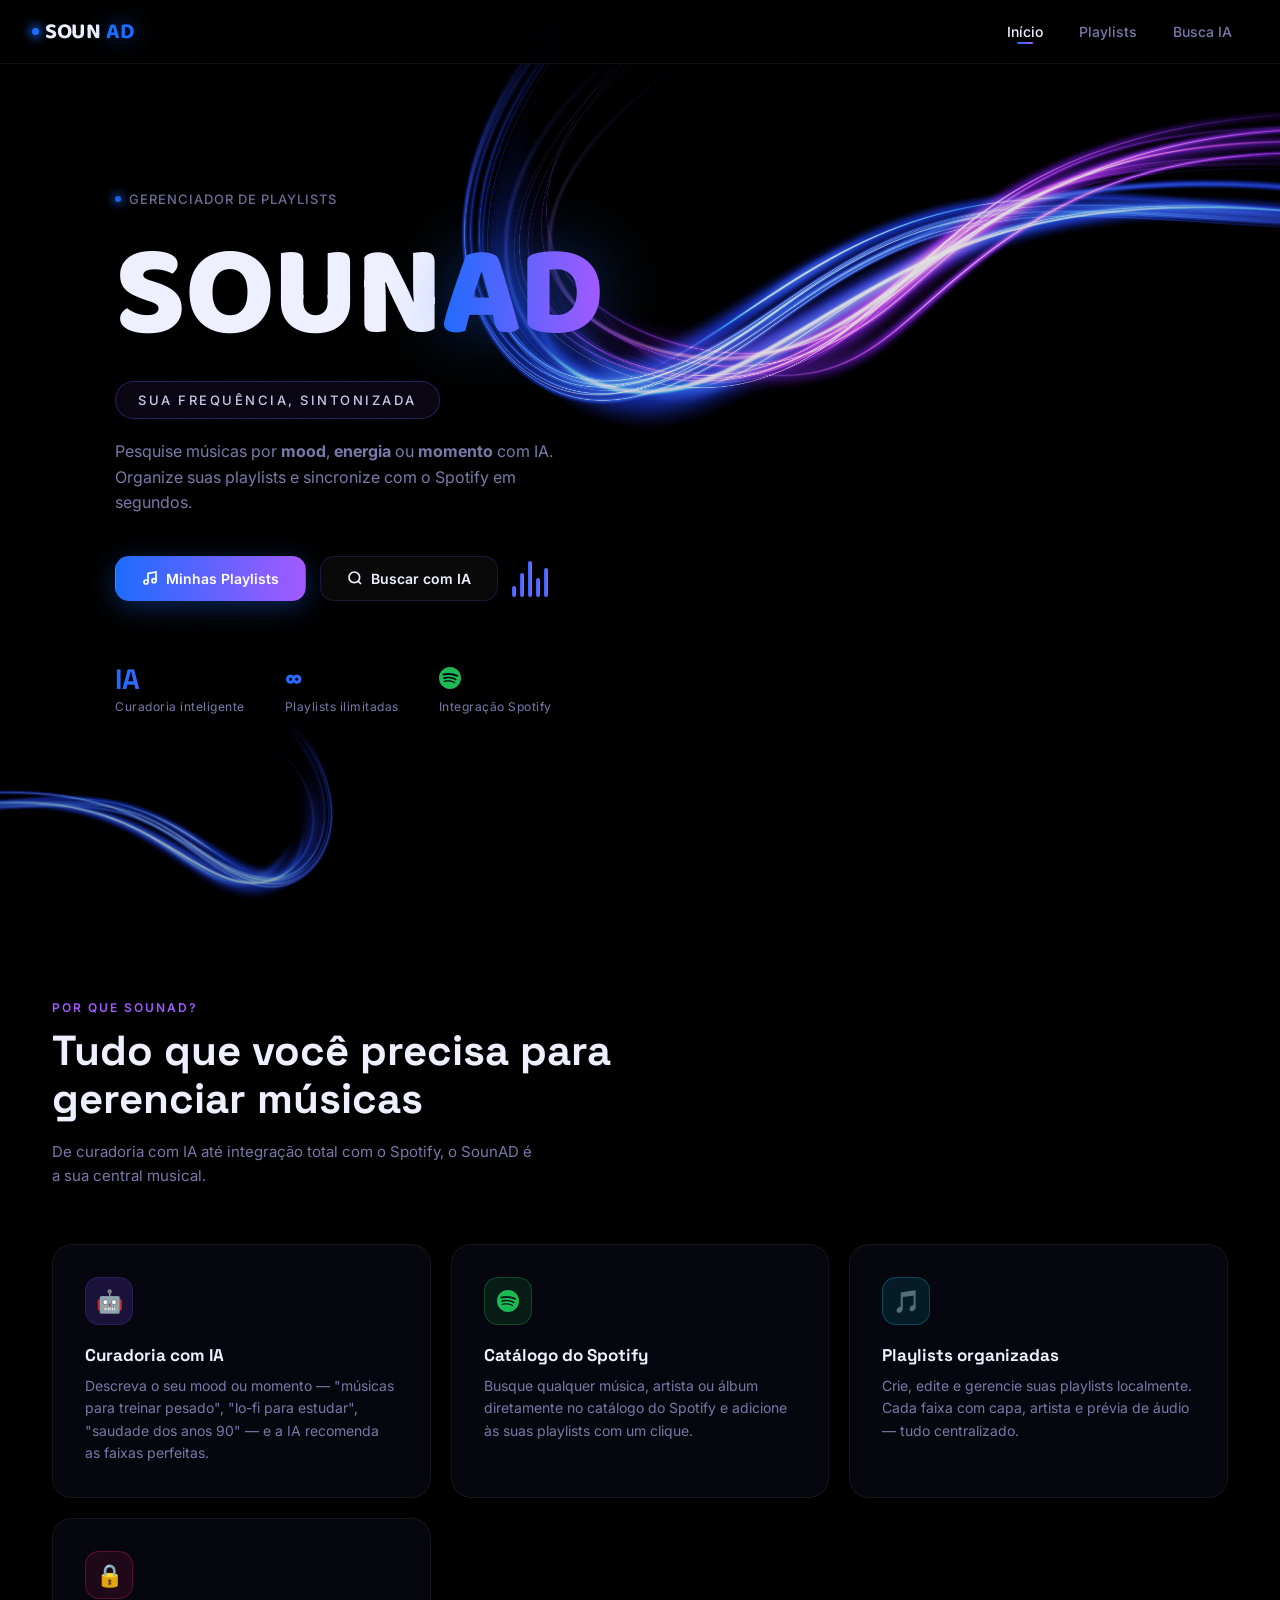
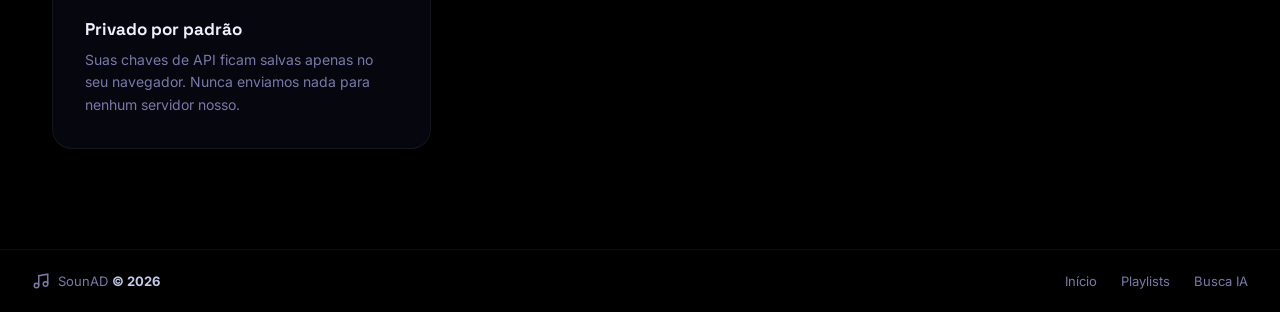
<file: index.html>
<!DOCTYPE html>
<html lang="pt-BR">
<head>
<meta charset="UTF-8">
<meta name="viewport" content="width=device-width, initial-scale=1.0">
<title>SounAD — Gerenciador de Playlists com IA</title>
<meta name="description" content="Crie, organize e descubra playlists incríveis com curadoria de IA. Pesquise por mood, energia ou momento e adicione direto no Spotify.">
<link rel="stylesheet" href="app/css/style.css">
</head>
<body>

<div class="scroll-progress" id="scrollProgress"></div>

<!-- NAV -->
<nav class="nav" id="mainNav">
  <a href="index.html" class="nav-brand">
    <span class="dot"></span>
    SOUN<span class="ad">AD</span>
  </a>
  <div class="nav-links">
    <a href="index.html" class="nav-link active"><span>Início</span></a>
    <a href="app/html/dashboard.html" class="nav-link"><span>Playlists</span></a>
    <a href="app/html/search.html" class="nav-link"><span>Busca IA</span></a>
  </div>
</nav>

<!-- HERO -->
<main>
  <section class="cover">
    <div class="wave-wrap main" data-parallax="18">
      <img src="app/assets/wave-purple.png" alt="">
    </div>
    <div class="wave-wrap corner" data-parallax="-10">
      <img src="app/assets/wave-blue.png" alt="">
    </div>

    <div class="cover-content">
      <div class="eyebrow">
        <span class="dot"></span>
        Gerenciador de Playlists
      </div>

      <h1 class="cover-logo">SOUN<span class="ad">AD</span></h1>
      <span class="cover-tag">SUA FREQUÊNCIA, SINTONIZADA</span>
      <p class="cover-desc">
        Pesquise músicas por <strong>mood</strong>, <strong>energia</strong> ou <strong>momento</strong>
        com IA. Organize suas playlists e sincronize com o Spotify em segundos.
      </p>

      <div class="cover-actions">
        <a class="btn btn-primary" href="app/html/dashboard.html" id="btn-enter">
          <svg width="16" height="16" viewBox="0 0 24 24" fill="none" stroke="currentColor" stroke-width="2.5"><path d="M9 18V5l12-2v13"/><circle cx="6" cy="18" r="3"/><circle cx="18" cy="16" r="3"/></svg>
          Minhas Playlists
        </a>
        <a class="btn btn-ghost" href="app/html/search.html" id="btn-search">
          <svg width="16" height="16" viewBox="0 0 24 24" fill="none" stroke="currentColor" stroke-width="2.5"><circle cx="11" cy="11" r="8"/><path d="m21 21-4.35-4.35"/></svg>
          Buscar com IA
        </a>
        <div class="eq" aria-hidden="true"><i></i><i></i><i></i><i></i><i></i></div>
      </div>

      <div class="cover-stats">
        <div class="cover-stat-item">
          <span class="cover-stat-val">IA</span>
          <span class="cover-stat-lbl">Curadoria inteligente</span>
        </div>
        <div class="cover-stat-item">
          <span class="cover-stat-val">∞</span>
          <span class="cover-stat-lbl">Playlists ilimitadas</span>
        </div>
        <div class="cover-stat-item">
          <span class="cover-stat-val">
            <svg width="22" height="22" viewBox="0 0 24 24" fill="#1DB954"><path d="M12 0C5.4 0 0 5.4 0 12s5.4 12 12 12 12-5.4 12-12S18.66 0 12 0zm5.521 17.34c-.24.359-.66.48-1.021.24-2.82-1.74-6.36-2.101-10.561-1.141-.418.122-.779-.179-.899-.539-.12-.421.18-.78.54-.9 4.56-1.021 8.52-.6 11.64 1.32.42.18.479.659.301 1.02zm1.44-3.3c-.301.42-.841.6-1.262.3-3.239-1.98-8.159-2.58-11.939-1.38-.479.12-1.02-.12-1.14-.6-.12-.48.12-1.021.6-1.141C9.6 9.9 15 10.561 18.72 12.84c.361.181.54.78.241 1.2zm.12-3.36C15.24 8.4 8.82 8.16 5.16 9.301c-.6.179-1.2-.181-1.38-.721-.18-.601.18-1.2.72-1.381 4.26-1.26 11.28-1.02 15.721 1.621.539.3.719 1.02.419 1.56-.299.421-1.02.599-1.559.3z"/></svg>
          </span>
          <span class="cover-stat-lbl">Integração Spotify</span>
        </div>
      </div>
    </div>
  </section>

  <!-- FEATURES -->
  <section class="features-section">
    <div class="container">
      <div class="section-label">Por que SounAD?</div>
      <h2 class="section-title">Tudo que você precisa para gerenciar músicas</h2>
      <p class="section-sub">De curadoria com IA até integração total com o Spotify, o SounAD é a sua central musical.</p>

      <div class="features-grid">
        <div class="feature-card" style="animation-delay:.1s">
          <div class="feature-icon">🤖</div>
          <h3>Curadoria com IA</h3>
          <p>Descreva o seu mood ou momento — "músicas para treinar pesado", "lo-fi para estudar", "saudade dos anos 90" — e a IA recomenda as faixas perfeitas.</p>
        </div>
        <div class="feature-card" style="animation-delay:.2s">
          <div class="feature-icon" style="background:rgba(29,185,84,.12);border-color:rgba(29,185,84,.3)">
            <svg width="22" height="22" viewBox="0 0 24 24" fill="#1DB954"><path d="M12 0C5.4 0 0 5.4 0 12s5.4 12 12 12 12-5.4 12-12S18.66 0 12 0zm5.521 17.34c-.24.359-.66.48-1.021.24-2.82-1.74-6.36-2.101-10.561-1.141-.418.122-.779-.179-.899-.539-.12-.421.18-.78.54-.9 4.56-1.021 8.52-.6 11.64 1.32.42.18.479.659.301 1.02zm1.44-3.3c-.301.42-.841.6-1.262.3-3.239-1.98-8.159-2.58-11.939-1.38-.479.12-1.02-.12-1.14-.6-.12-.48.12-1.021.6-1.141C9.6 9.9 15 10.561 18.72 12.84c.361.181.54.78.241 1.2zm.12-3.36C15.24 8.4 8.82 8.16 5.16 9.301c-.6.179-1.2-.181-1.38-.721-.18-.601.18-1.2.72-1.381 4.26-1.26 11.28-1.02 15.721 1.621.539.3.719 1.02.419 1.56-.299.421-1.02.599-1.559.3z"/></svg>
          </div>
          <h3>Catálogo do Spotify</h3>
          <p>Busque qualquer música, artista ou álbum diretamente no catálogo do Spotify e adicione às suas playlists com um clique.</p>
        </div>
        <div class="feature-card" style="animation-delay:.3s">
          <div class="feature-icon" style="background:rgba(0,212,255,.1);border-color:rgba(0,212,255,.25)">🎵</div>
          <h3>Playlists organizadas</h3>
          <p>Crie, edite e gerencie suas playlists localmente. Cada faixa com capa, artista e prévia de áudio — tudo centralizado.</p>
        </div>
        <div class="feature-card" style="animation-delay:.4s">
          <div class="feature-icon" style="background:rgba(255,45,120,.1);border-color:rgba(255,45,120,.25)">🔒</div>
          <h3>Privado por padrão</h3>
          <p>Suas chaves de API ficam salvas apenas no seu navegador. Nunca enviamos nada para nenhum servidor nosso.</p>
        </div>
      </div>
    </div>
  </section>
</main>

<footer>
  <div class="foot-brand">
    <svg width="18" height="18" viewBox="0 0 24 24" fill="none" stroke="currentColor" stroke-width="2"><path d="M9 18V5l12-2v13"/><circle cx="6" cy="18" r="3"/><circle cx="18" cy="16" r="3"/></svg>
    <span>SounAD <strong>© 2026</strong></span>
  </div>
  <div class="foot-links">
    <a href="index.html">Início</a>
    <a href="app/html/dashboard.html">Playlists</a>
    <a href="app/html/search.html">Busca IA</a>
  </div>
</footer>

<div class="toast-container" id="toastContainer"></div>

<script src="app/js/app.js"></script>
<script>
  initParallax(document.querySelector('.cover'));

  // Scroll progress
  window.addEventListener('scroll', () => {
    const el = document.getElementById('scrollProgress');
    const pct = window.scrollY / (document.body.scrollHeight - window.innerHeight) * 100;
    el.style.width = Math.min(pct, 100) + '%';
  });

  // Nav scroll effect
  window.addEventListener('scroll', () => {
    document.getElementById('mainNav').style.background =
      window.scrollY > 20 ? 'rgba(0,0,0,.95)' : 'rgba(0,0,0,.75)';
  });
</script>
</body>
</html>
</file>
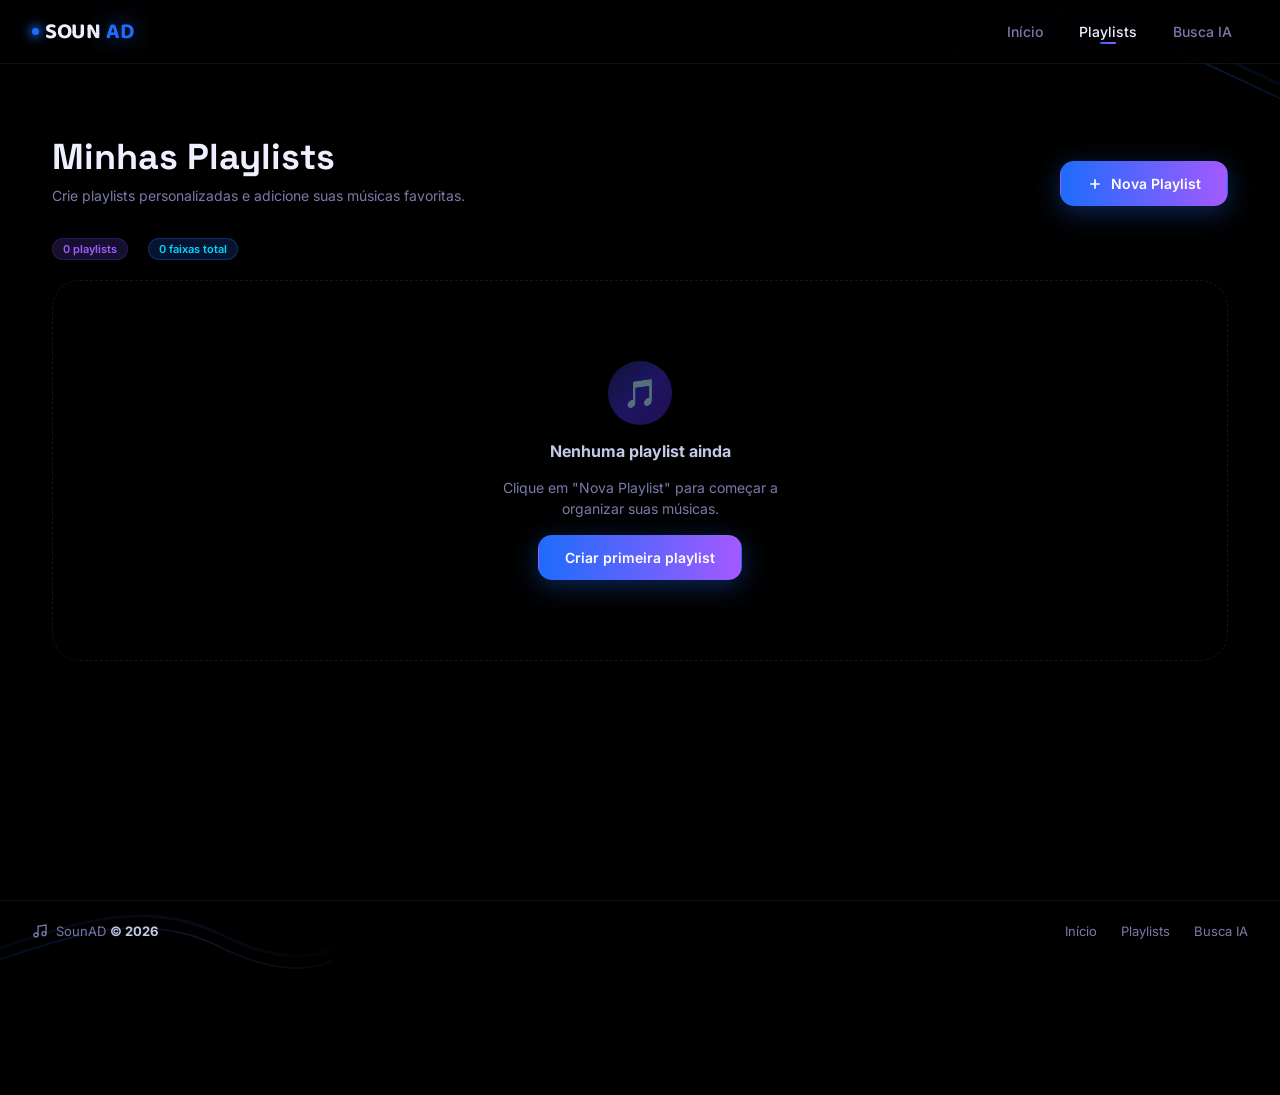
<file: app/html/dashboard.html>
<!DOCTYPE html>
<html lang="pt-BR">
<head>
<meta charset="UTF-8">
<meta name="viewport" content="width=device-width, initial-scale=1.0">
<title>Minhas Playlists — SounAD</title>
<meta name="description" content="Gerencie suas playlists musicais. Crie, organize e adicione faixas do Spotify.">
<link rel="stylesheet" href="../css/style.css">
</head>
<body>

<!-- NAV -->
<nav class="nav" id="mainNav">
  <a href="../../index.html" class="nav-brand">
    <span class="dot"></span>
    SOUN<span class="ad">AD</span>
  </a>
  <div class="nav-links">
    <a href="../../index.html" class="nav-link"><span>Início</span></a>
    <a href="dashboard.html" class="nav-link active"><span>Playlists</span></a>
    <a href="search.html" class="nav-link"><span>Busca IA</span></a>
  </div>
</nav>

<!-- DECOR -->
<div class="deco" style="top:-10%;right:-12%;width:44vw;min-width:360px;opacity:.22" data-ribbon></div>
<div class="deco" style="bottom:-18%;left:-12%;width:38vw;min-width:320px;opacity:.17" data-ribbon></div>

<div class="page-wrap">
  <main class="main-area">
    <div class="container" style="padding-top:40px; padding-bottom:60px">

      <!-- LIST VIEW -->
      <div id="listView">
        <div class="page-head" id="listHead">
          <div class="page-head-left">
            <h1>Minhas Playlists</h1>
            <p>Crie playlists personalizadas e adicione suas músicas favoritas.</p>
          </div>
          <button class="btn btn-primary" id="openCreateBtn" type="button">
            <svg width="16" height="16" viewBox="0 0 24 24" fill="none" stroke="currentColor" stroke-width="2.5"><line x1="12" y1="5" x2="12" y2="19"/><line x1="5" y1="12" x2="19" y2="12"/></svg>
            Nova Playlist
          </button>
        </div>

        <!-- Create Form (collapsible) -->
        <div id="createForm" class="glass-panel" style="padding:22px;margin-bottom:28px;display:none;opacity:0;animation:fadeUp .3s ease forwards">
          <div style="display:flex;align-items:center;justify-content:space-between;margin-bottom:16px">
            <h3 style="font-size:16px">Criar nova playlist</h3>
            <button class="btn-icon btn btn-ghost btn-sm" id="closeCreateBtn" type="button">✕</button>
          </div>
          <form id="newPlaylistForm" class="inline-form">
            <input type="text" class="inp" id="playlistName" placeholder="Ex: Lo-fi pra estudar, Treino pesado..." required autocomplete="off">
            <button class="btn btn-primary" type="submit">Criar</button>
          </form>
        </div>

        <!-- Stats bar -->
        <div id="statsBar" style="display:flex;gap:20px;margin-bottom:20px;opacity:0;animation:fadeUp .5s ease .1s forwards">
          <div class="badge badge-purple" id="countBadge">0 playlists</div>
          <div class="badge badge-blue" id="trackCountBadge">0 faixas total</div>
        </div>

        <div id="playlistGrid" class="playlist-grid"></div>
      </div>

      <!-- DETAIL VIEW -->
      <div id="detailView" style="display:none">
        <a class="back-link" href="#" id="backToList">
          <svg width="16" height="16" viewBox="0 0 24 24" fill="none" stroke="currentColor" stroke-width="2.2"><polyline points="15 18 9 12 15 6"/></svg>
          Voltar para playlists
        </a>

        <div class="page-head" style="opacity:1;animation:none">
          <div class="page-head-left">
            <div style="display:flex;align-items:center;gap:12px;flex-wrap:wrap">
              <h1 id="detailName" style="max-width:500px;overflow:hidden;text-overflow:ellipsis;white-space:nowrap"></h1>
              <span id="detailBadge" class="badge badge-purple"></span>
            </div>
            <p id="detailCount" style="color:var(--muted);font-size:14px;margin-top:6px"></p>
          </div>
          <div style="display:flex;gap:10px;flex-wrap:wrap">
            <a class="btn btn-ghost btn-sm" href="search.html" id="addTracksBtn">
              <svg width="14" height="14" viewBox="0 0 24 24" fill="none" stroke="currentColor" stroke-width="2.5"><circle cx="11" cy="11" r="8"/><path d="m21 21-4.35-4.35"/></svg>
              Buscar músicas
            </a>
            <button class="btn btn-danger btn-sm" id="deletePlaylistBtn">
              <svg width="14" height="14" viewBox="0 0 24 24" fill="none" stroke="currentColor" stroke-width="2.2"><polyline points="3 6 5 6 21 6"/><path d="M19 6l-1 14H6L5 6"/><path d="M10 11v6"/><path d="M14 11v6"/><path d="M9 6V4h6v2"/></svg>
              Excluir
            </button>
          </div>
        </div>

        <div class="divider" style="margin-bottom:24px"></div>

        <div id="trackList"></div>
      </div>

    </div>
  </main>
</div>

<footer>
  <div class="foot-brand">
    <svg width="16" height="16" viewBox="0 0 24 24" fill="none" stroke="currentColor" stroke-width="2"><path d="M9 18V5l12-2v13"/><circle cx="6" cy="18" r="3"/><circle cx="18" cy="16" r="3"/></svg>
    <span>SounAD <strong>© 2026</strong></span>
  </div>
  <div class="foot-links">
    <a href="../../index.html">Início</a>
    <a href="dashboard.html">Playlists</a>
    <a href="search.html">Busca IA</a>
  </div>
</footer>

<div class="toast-container" id="toastContainer"></div>

<script src="../js/app.js"></script>
<script>
  /* ====== DASHBOARD LOGIC ====== */
  let currentId = null;
  let currentAudio = null;

  /* Nav scroll effect */
  window.addEventListener('scroll', () => {
    document.getElementById('mainNav').style.background =
      window.scrollY > 10 ? 'rgba(0,0,0,.95)' : 'rgba(0,0,0,.75)';
  });

  /* Create form toggle */
  document.getElementById('openCreateBtn').addEventListener('click', () => {
    const f = document.getElementById('createForm');
    f.style.display = 'block';
    f.style.opacity = '0'; f.style.animation = 'fadeUp .3s ease forwards';
    document.getElementById('openCreateBtn').style.display = 'none';
    setTimeout(() => document.getElementById('playlistName').focus(), 50);
  });
  document.getElementById('closeCreateBtn').addEventListener('click', () => {
    document.getElementById('createForm').style.display = 'none';
    document.getElementById('openCreateBtn').style.display = 'inline-flex';
  });

  /* Playlist grid colors */
  const cardGradients = [
    'linear-gradient(135deg,#1a1060,#0a1a5c)',
    'linear-gradient(135deg,#1a0830,#200d50)',
    'linear-gradient(135deg,#0a2040,#0a1060)',
    'linear-gradient(135deg,#200830,#3d0a5c)',
    'linear-gradient(135deg,#0d3040,#0a2060)',
    'linear-gradient(135deg,#1a1540,#0d0a30)',
  ];

  function escapeHtml(s) {
    return String(s).replace(/[&<>"']/g, c =>
      ({ '&':'&amp;','<':'&lt;','>':'&gt;','"':'&quot;',"'":'&#39;' }[c]));
  }

  function updateStats() {
    const list = getPlaylists();
    const total = list.reduce((s, p) => s + p.tracks.length, 0);
    document.getElementById('countBadge').textContent = `${list.length} playlist${list.length !== 1 ? 's' : ''}`;
    document.getElementById('trackCountBadge').textContent = `${total} faixa${total !== 1 ? 's' : ''} total`;
  }

  function renderGrid() {
    const grid = document.getElementById('playlistGrid');
    const list = getPlaylists();
    updateStats();
    if (!list.length) {
      grid.innerHTML = `<div style="grid-column:1/-1">
        <div class="empty-state">
          <div class="pulse-ring">🎵</div>
          <strong>Nenhuma playlist ainda</strong>
          <p>Clique em "Nova Playlist" para começar a organizar suas músicas.</p>
          <button class="btn btn-primary" onclick="document.getElementById('openCreateBtn').click()">
            Criar primeira playlist
          </button>
        </div>
      </div>`;
      return;
    }
    grid.innerHTML = list.map((p, i) => {
      const grad = cardGradients[i % cardGradients.length];
      const lastImg = p.tracks.filter(t => t.image).slice(-1)[0]?.image;
      return `<div class="playlist-card" data-id="${p.id}" style="animation-delay:${i * 0.07}s" role="button" tabindex="0">
        <div class="playlist-card-thumb">
          ${lastImg
            ? `<img class="thumb-art" src="${lastImg}" alt="${escapeHtml(p.name)}">`
            : `<div class="thumb-gradient" style="background:${grad}">
                <div class="thumb-music-icon">🎵</div>
              </div>`
          }
          <div class="thumb-overlay"></div>
          <div class="playlist-card-play">▶</div>
        </div>
        <div class="playlist-card-body">
          <div class="playlist-card-name">${escapeHtml(p.name)}</div>
          <div class="playlist-card-meta">
            <span>${p.tracks.length} faixa${p.tracks.length !== 1 ? 's' : ''}</span>
            ${p.tracks.length > 0 ? `<span class="sep">•</span><span>${p.tracks[0].artist ? escapeHtml(p.tracks[0].artist) : 'Várias'}</span>` : ''}
          </div>
        </div>
      </div>`;
    }).join('');

    grid.querySelectorAll('.playlist-card').forEach(el => {
      el.addEventListener('click', () => openDetail(el.dataset.id));
      el.addEventListener('keydown', e => { if (e.key === 'Enter' || e.key === ' ') openDetail(el.dataset.id); });
    });
  }

  function openDetail(id) {
    currentId = id;
    const pl = getPlaylists().find(p => p.id === id);
    if (!pl) return;

    document.getElementById('listView').style.display = 'none';
    document.getElementById('detailView').style.display = 'block';
    document.getElementById('detailName').textContent = pl.name;
    document.getElementById('detailCount').textContent =
      pl.tracks.length ? `${pl.tracks.length} faixa${pl.tracks.length !== 1 ? 's' : ''} nesta playlist` : 'Sem faixas — use a busca para adicionar';
    document.getElementById('detailBadge').textContent = `${pl.tracks.length} faixas`;

    // Store playlist ID for search page redirect
    localStorage.setItem('sounad_active_playlist', id);

    renderTrackList(pl);
  }

  function renderTrackList(pl) {
    const tl = document.getElementById('trackList');
    if (!pl.tracks.length) {
      tl.innerHTML = `<div class="empty-state">
        <div class="pulse-ring">🎸</div>
        <strong>Nenhuma faixa ainda</strong>
        <p>Busque músicas pelo mood ou nome e adicione a esta playlist.</p>
        <a href="search.html" class="btn btn-primary">Buscar músicas</a>
      </div>`;
      return;
    }

    tl.innerHTML = pl.tracks.map((t, i) => `
      <div class="track-row" style="animation-delay:${i * 0.04}s" data-idx="${i}">
        <span class="track-num">${i + 1}</span>
        ${t.image
          ? `<img class="track-art" src="${t.image}" alt="${escapeHtml(t.title)}" loading="lazy">`
          : `<div class="track-art-placeholder">🎵</div>`
        }
        <div class="track-meta">
          <strong>${escapeHtml(t.title)}</strong>
          <span>${escapeHtml(t.artist)}${t.album ? ' · ' + escapeHtml(t.album) : ''}</span>
        </div>
        <div class="track-actions">
          ${t.previewUrl ? `<button class="play-btn" data-preview="${t.previewUrl}" data-idx="${i}" title="Pré-escuta" aria-label="Ouvir prévia">▶</button>` : ''}
          ${t.spotifyUrl ? `<a href="${t.spotifyUrl}" target="_blank" rel="noopener" class="btn btn-xs" style="background:rgba(29,185,84,.12);border:1px solid rgba(29,185,84,.3);color:#1DB954" title="Abrir no Spotify">
            <svg width="12" height="12" viewBox="0 0 24 24" fill="currentColor"><path d="M12 0C5.4 0 0 5.4 0 12s5.4 12 12 12 12-5.4 12-12S18.66 0 12 0zm5.521 17.34c-.24.36-.66.48-1.021.24-2.82-1.74-6.36-2.1-10.561-1.14-.418.12-.779-.18-.899-.54-.12-.42.18-.78.54-.9 4.56-1.02 8.52-.6 11.64 1.32.42.18.479.66.301 1.02zm1.44-3.3c-.301.42-.841.6-1.262.3-3.239-1.98-8.159-2.58-11.939-1.38-.479.12-1.02-.12-1.14-.6-.12-.48.12-1.02.6-1.14C9.6 9.9 15 10.56 18.72 12.84c.361.18.54.78.241 1.2zm.12-3.36C15.24 8.4 8.82 8.16 5.16 9.3c-.6.18-1.2-.18-1.38-.72-.18-.6.18-1.2.72-1.38 4.26-1.26 11.28-1.02 15.721 1.62.539.3.719 1.02.419 1.56-.299.42-1.02.6-1.559.3z"/></svg>
          </a>` : ''}
          <button class="btn btn-xs btn-danger" data-remove="${i}" title="Remover">
            <svg width="12" height="12" viewBox="0 0 24 24" fill="none" stroke="currentColor" stroke-width="2.2"><polyline points="3 6 5 6 21 6"/><path d="M19 6l-1 14H6L5 6"/></svg>
          </button>
        </div>
      </div>`).join('');

    // Play buttons
    tl.querySelectorAll('button[data-preview]').forEach(btn => {
      btn.addEventListener('click', () => togglePlay(btn));
    });

    // Remove buttons
    tl.querySelectorAll('button[data-remove]').forEach(btn => {
      btn.addEventListener('click', () => {
        const idx = Number(btn.dataset.remove);
        if (confirm(`Remover "${escapeHtml(pl.tracks[idx].title)}" da playlist?`)) {
          removeTrack(currentId, idx);
          const updated = getPlaylists().find(p => p.id === currentId);
          renderTrackList(updated);
          document.getElementById('detailCount').textContent =
            updated.tracks.length
              ? `${updated.tracks.length} faixa${updated.tracks.length !== 1 ? 's' : ''} nesta playlist`
              : 'Sem faixas — use a busca para adicionar';
          document.getElementById('detailBadge').textContent = `${updated.tracks.length} faixas`;
          showToast('Faixa removida', 'success');
        }
      });
    });
  }

  function togglePlay(btn) {
    const url = btn.dataset.preview;
    if (currentAudio && !currentAudio.paused && btn.dataset.playing) {
      currentAudio.pause();
      btn.innerHTML = '▶';
      delete btn.dataset.playing;
      return;
    }
    if (currentAudio) {
      currentAudio.pause();
      document.querySelectorAll('.play-btn[data-playing]').forEach(b => {
        b.innerHTML = '▶'; delete b.dataset.playing;
      });
    }
    currentAudio = new Audio(url);
    currentAudio.play().catch(() => showToast('Prévia não disponível', 'error'));
    btn.innerHTML = '❚❚';
    btn.dataset.playing = '1';
    currentAudio.onended = () => { btn.innerHTML = '▶'; delete btn.dataset.playing; };
  }

  /* Back button */
  document.getElementById('backToList').addEventListener('click', e => {
    e.preventDefault();
    if (currentAudio) currentAudio.pause();
    localStorage.removeItem('sounad_active_playlist');
    document.getElementById('detailView').style.display = 'none';
    document.getElementById('listView').style.display = 'block';
    renderGrid();
  });

  /* Delete playlist */
  document.getElementById('deletePlaylistBtn').addEventListener('click', () => {
    const pl = getPlaylists().find(p => p.id === currentId);
    if (!pl) return;
    if (confirm(`Excluir a playlist "${pl.name}"? Esta ação não pode ser desfeita.`)) {
      deletePlaylist(currentId);
      document.getElementById('backToList').click();
      showToast('Playlist excluída', 'success');
    }
  });

  /* Create playlist */
  document.getElementById('newPlaylistForm').addEventListener('submit', e => {
    e.preventDefault();
    const input = document.getElementById('playlistName');
    const name = input.value.trim();
    if (!name) return;
    createPlaylist(name);
    input.value = '';
    document.getElementById('createForm').style.display = 'none';
    document.getElementById('openCreateBtn').style.display = 'inline-flex';
    renderGrid();
    showToast(`Playlist "${name}" criada!`, 'success');
  });

  /* Init */
  renderGrid();
</script>
</body>
</html>
</file>
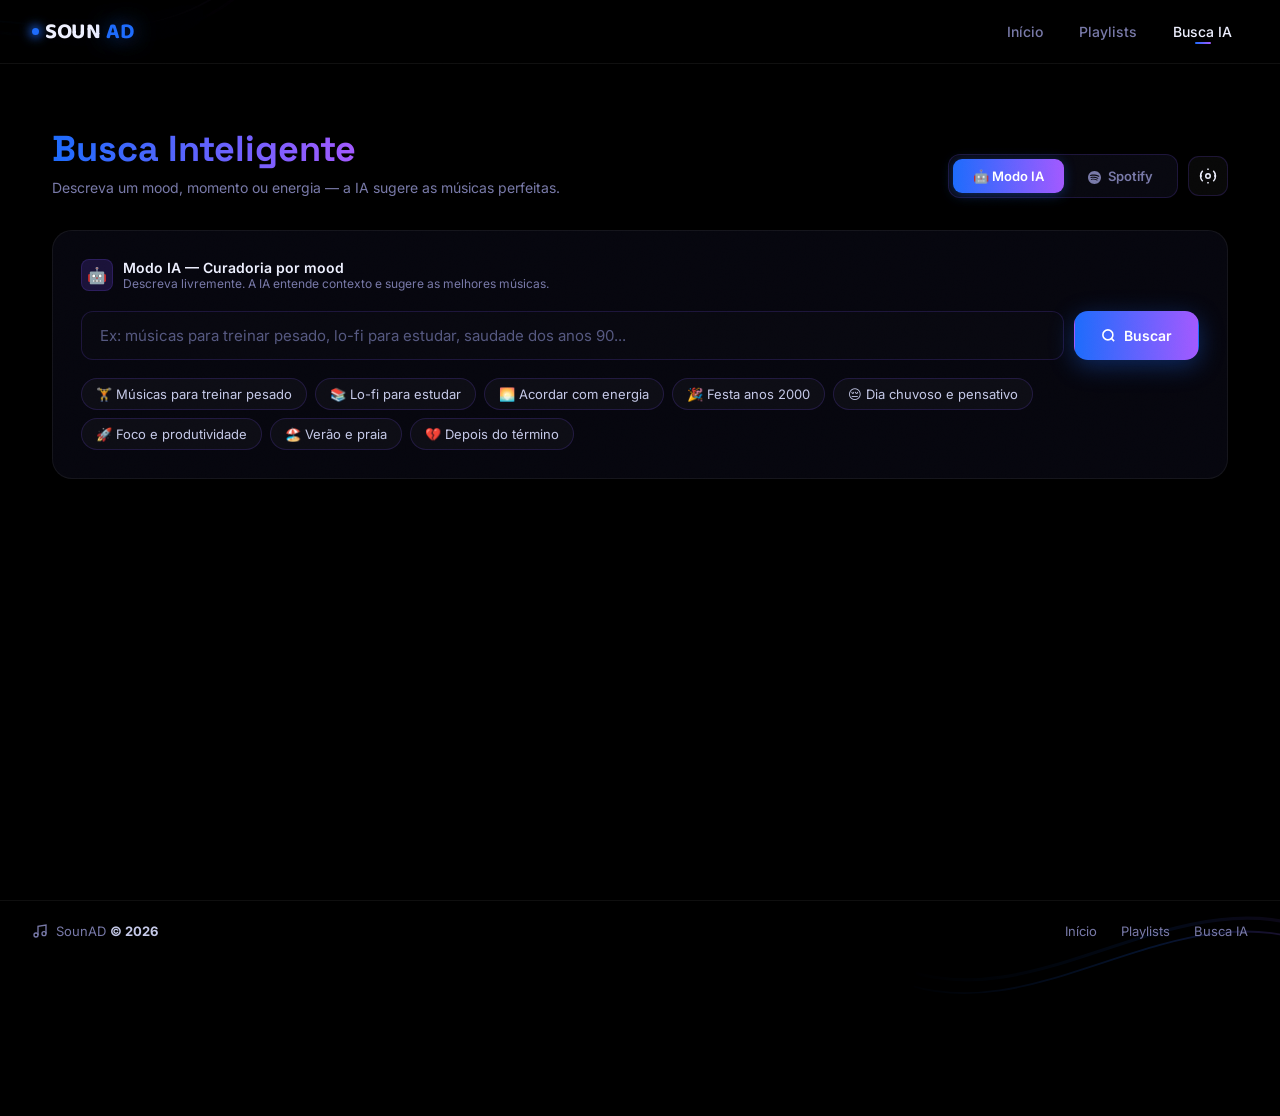
<file: app/html/search.html>
<!DOCTYPE html>
<html lang="pt-BR">
<head>
<meta charset="UTF-8">
<meta name="viewport" content="width=device-width, initial-scale=1.0">
<title>Busca com IA — SounAD</title>
<meta name="description" content="Busque músicas por mood, momento ou energia usando IA. SounAD integra curadoria inteligente com o catálogo do Spotify.">
<link rel="stylesheet" href="../css/style.css">
</head>
<body>

<!-- NAV -->
<nav class="nav" id="mainNav">
  <a href="../../index.html" class="nav-brand">
    <span class="dot"></span>
    SOUN<span class="ad">AD</span>
  </a>
  <div class="nav-links">
    <a href="../../index.html" class="nav-link"><span>Início</span></a>
    <a href="dashboard.html" class="nav-link"><span>Playlists</span></a>
    <a href="search.html" class="nav-link active"><span>Busca IA</span></a>
  </div>
</nav>

<!-- DECOR -->
<div class="deco" style="top:-12%;left:-12%;width:40vw;min-width:320px;opacity:.2;transform:rotate(160deg)" data-ribbon></div>
<div class="deco" style="bottom:-20%;right:-14%;width:42vw;min-width:340px;opacity:.18" data-ribbon></div>

<div class="page-wrap">
  <main class="main-area">
    <div class="container" style="padding-top:32px;padding-bottom:60px">

      <!-- HEADER -->
      <div class="page-head">
        <div class="page-head-left">
          <h1>
            <span style="background:var(--grad-accent);-webkit-background-clip:text;background-clip:text;color:transparent">Busca Inteligente</span>
          </h1>
          <p>Descreva um mood, momento ou energia — a IA sugere as músicas perfeitas.</p>
        </div>
        <div style="display:flex;gap:10px;align-items:center;flex-wrap:wrap">
          <!-- Mode toggle -->
          <div class="mode-toggle" id="modeToggle">
            <button type="button" class="active" data-mode="ia" id="modeIABtn">
              🤖 Modo IA
            </button>
            <button type="button" data-mode="spotify" id="modeSpotifyBtn">
              <svg width="13" height="13" viewBox="0 0 24 24" fill="currentColor" style="display:inline;vertical-align:middle;margin-right:4px"><path d="M12 0C5.4 0 0 5.4 0 12s5.4 12 12 12 12-5.4 12-12S18.66 0 12 0zm5.521 17.34c-.24.36-.66.48-1.021.24-2.82-1.74-6.36-2.1-10.561-1.14-.418.12-.779-.18-.899-.54-.12-.42.18-.78.54-.9 4.56-1.02 8.52-.6 11.64 1.32.42.18.479.66.301 1.02zm1.44-3.3c-.301.42-.841.6-1.262.3-3.239-1.98-8.159-2.58-11.939-1.38-.479.12-1.02-.12-1.14-.6-.12-.48.12-1.02.6-1.14C9.6 9.9 15 10.56 18.72 12.84c.361.18.54.78.241 1.2zm.12-3.36C15.24 8.4 8.82 8.16 5.16 9.3c-.6.18-1.2-.18-1.38-.72-.18-.6.18-1.2.72-1.38 4.26-1.26 11.28-1.02 15.721 1.62.539.3.719 1.02.419 1.56-.299.42-1.02.6-1.559.3z"/></svg>
              Spotify
            </button>
          </div>

          <!-- Settings -->
          <div class="key-pop-wrap">
            <button class="btn btn-ghost btn-icon" id="keyToggle" title="Configurar APIs" type="button" aria-label="Configurações de API">
              <svg width="18" height="18" viewBox="0 0 24 24" fill="none" stroke="currentColor" stroke-width="2"><circle cx="12" cy="12" r="3"/><path d="M19.07 4.93a10 10 0 0 1 0 14.14"/><path d="M4.93 4.93a10 10 0 0 0 0 14.14"/><path d="M12 2v2"/><path d="M12 20v2"/><path d="M2 12h2"/><path d="M20 12h2"/></svg>
            </button>
            <div class="key-pop" id="keyPop" role="dialog" aria-label="Configurações de API">
              <div class="key-pop-section">
                <h5>
                  🤖 Curadoria com IA
                  <span class="badge badge-purple">Groq</span>
                </h5>
                <div class="field">
                  <label for="groqKey">Chave da API</label>
                  <input type="password" class="inp" id="groqKey" placeholder="gsk_..." autocomplete="off">
                </div>
                <p class="key-pop-note">Crie gratuitamente em <a href="https://console.groq.com" target="_blank" rel="noopener">console.groq.com</a>. Salvo só no seu navegador.</p>
              </div>
              <div class="divider" style="margin:14px 0"></div>
              <div class="key-pop-section">
                <h5>
                  <svg width="13" height="13" viewBox="0 0 24 24" fill="#1DB954"><path d="M12 0C5.4 0 0 5.4 0 12s5.4 12 12 12 12-5.4 12-12S18.66 0 12 0zm5.521 17.34c-.24.36-.66.48-1.021.24-2.82-1.74-6.36-2.1-10.561-1.14-.418.12-.779-.18-.899-.54-.12-.42.18-.78.54-.9 4.56-1.02 8.52-.6 11.64 1.32.42.18.479.66.301 1.02zm1.44-3.3c-.301.42-.841.6-1.262.3-3.239-1.98-8.159-2.58-11.939-1.38-.479.12-1.02-.12-1.14-.6-.12-.48.12-1.02.6-1.14C9.6 9.9 15 10.56 18.72 12.84c.361.18.54.78.241 1.2zm.12-3.36C15.24 8.4 8.82 8.16 5.16 9.3c-.6.18-1.2-.18-1.38-.72-.18-.6.18-1.2.72-1.38 4.26-1.26 11.28-1.02 15.721 1.62.539.3.719 1.02.419 1.56-.299.42-1.02.6-1.559.3z"/></svg>
                  Spotify API
                </h5>
                <div class="field">
                  <label for="spotifyId">Client ID</label>
                  <input type="text" class="inp" id="spotifyId" placeholder="Client ID" autocomplete="off">
                </div>
                <div class="field" style="margin-bottom:4px">
                  <label for="spotifySecret">Client Secret</label>
                  <input type="password" class="inp" id="spotifySecret" placeholder="Client Secret" autocomplete="off">
                </div>
                <p class="key-pop-note">App grátis em <a href="https://developer.spotify.com/dashboard" target="_blank" rel="noopener">developer.spotify.com/dashboard</a>. Tudo fica só no seu navegador.</p>
              </div>
              <button class="btn btn-primary" style="width:100%;margin-top:14px;justify-content:center" id="saveKeysBtn">Salvar configurações</button>
            </div>
          </div>
        </div>
      </div>

      <!-- SEARCH PANEL -->
      <div class="glass-panel" style="padding:28px;margin-bottom:24px">
        <!-- IA mode description -->
        <div id="iaModeInfo" style="margin-bottom:20px">
          <div style="display:flex;align-items:center;gap:10px;margin-bottom:12px">
            <div style="width:32px;height:32px;border-radius:8px;background:var(--purple-dim);border:1px solid var(--border);display:flex;align-items:center;justify-content:center;font-size:16px;flex-shrink:0">🤖</div>
            <div>
              <div style="font-size:14px;font-weight:600">Modo IA — Curadoria por mood</div>
              <div style="font-size:12px;color:var(--muted)">Descreva livremente. A IA entende contexto e sugere as melhores músicas.</div>
            </div>
          </div>
        </div>

        <!-- Spotify mode description -->
        <div id="spotifyModeInfo" style="margin-bottom:20px;display:none">
          <div style="display:flex;align-items:center;gap:10px;margin-bottom:12px">
            <div style="width:32px;height:32px;border-radius:8px;background:rgba(29,185,84,.12);border:1px solid rgba(29,185,84,.3);display:flex;align-items:center;justify-content:center;flex-shrink:0">
              <svg width="18" height="18" viewBox="0 0 24 24" fill="#1DB954"><path d="M12 0C5.4 0 0 5.4 0 12s5.4 12 12 12 12-5.4 12-12S18.66 0 12 0zm5.521 17.34c-.24.36-.66.48-1.021.24-2.82-1.74-6.36-2.1-10.561-1.14-.418.12-.779-.18-.899-.54-.12-.42.18-.78.54-.9 4.56-1.02 8.52-.6 11.64 1.32.42.18.479.66.301 1.02zm1.44-3.3c-.301.42-.841.6-1.262.3-3.239-1.98-8.159-2.58-11.939-1.38-.479.12-1.02-.12-1.14-.6-.12-.48.12-1.02.6-1.14C9.6 9.9 15 10.56 18.72 12.84c.361.18.54.78.241 1.2zm.12-3.36C15.24 8.4 8.82 8.16 5.16 9.3c-.6.18-1.2-.18-1.38-.72-.18-.6.18-1.2.72-1.38 4.26-1.26 11.28-1.02 15.721 1.62.539.3.719 1.02.419 1.56-.299.42-1.02.6-1.559.3z"/></svg>
            </div>
            <div>
              <div style="font-size:14px;font-weight:600">Modo Spotify — Busca no catálogo</div>
              <div style="font-size:12px;color:var(--muted)">Busque por nome, artista ou álbum no catálogo completo do Spotify.</div>
            </div>
          </div>
        </div>

        <form id="searchForm">
          <div class="search-bar">
            <input type="text" class="inp" id="query"
              placeholder="Ex: músicas para treinar pesado, lo-fi para estudar, saudade dos anos 90..."
              autocomplete="off" aria-label="Busca de músicas">
            <button class="btn btn-primary" type="submit" id="searchBtn" style="min-width:110px;justify-content:center">
              <svg width="15" height="15" viewBox="0 0 24 24" fill="none" stroke="currentColor" stroke-width="2.5"><circle cx="11" cy="11" r="8"/><path d="m21 21-4.35-4.35"/></svg>
              Buscar
            </button>
          </div>
        </form>

        <!-- Suggestions -->
        <div id="suggestions" class="suggestions" style="margin-top:18px">
          <!-- Populated by JS based on mode -->
        </div>
      </div>

      <!-- STATUS -->
      <div id="statusWrap" style="display:none">
        <div class="status-msg" id="status">
          <div class="spinner"></div>
          <span id="statusText">Buscando...</span>
        </div>
      </div>

      <!-- RESULTS -->
      <div id="resultsSection" style="display:none">
        <div style="display:flex;align-items:center;justify-content:space-between;margin-bottom:16px">
          <div style="font-size:14px;font-weight:600;color:var(--text-2)" id="resultsLabel"></div>
          <div style="display:flex;gap:8px">
            <select class="inp" id="globalPlaylistSelect" style="width:auto;font-size:13px;padding:8px 12px;border-radius:8px" title="Playlist destino">
              <option value="">Selecionar playlist...</option>
            </select>
            <button class="btn btn-ghost btn-sm" id="addAllBtn" style="display:none">+ Adicionar todas</button>
          </div>
        </div>
        <div id="results"></div>
      </div>

      <!-- ERROR -->
      <div id="errorWrap" style="display:none">
        <div class="empty-state" id="errorState">
          <div class="pulse-ring">⚠️</div>
          <strong id="errorTitle">Ops, algo deu errado</strong>
          <p id="errorMsg"></p>
          <button class="btn btn-ghost btn-sm" onclick="document.getElementById('errorWrap').style.display='none'">Fechar</button>
        </div>
      </div>

    </div>
  </main>
</div>

<footer>
  <div class="foot-brand">
    <svg width="16" height="16" viewBox="0 0 24 24" fill="none" stroke="currentColor" stroke-width="2"><path d="M9 18V5l12-2v13"/><circle cx="6" cy="18" r="3"/><circle cx="18" cy="16" r="3"/></svg>
    <span>SounAD <strong>© 2026</strong></span>
  </div>
  <div class="foot-links">
    <a href="../../index.html">Início</a>
    <a href="dashboard.html">Playlists</a>
    <a href="search.html">Busca IA</a>
  </div>
</footer>

<div class="toast-container" id="toastContainer"></div>

<script src="../js/app.js"></script>
<script>
  /* ====== SEARCH PAGE LOGIC ====== */
  let mode = 'ia';
  let currentAudio = null;
  let lastTracks = [];

  const iaSuggestions = [
    '🏋️ Músicas para treinar pesado',
    '📚 Lo-fi para estudar',
    '🌅 Acordar com energia',
    '🎉 Festa anos 2000',
    '😔 Dia chuvoso e pensativo',
    '🚀 Foco e produtividade',
    '🏖️ Verão e praia',
    '💔 Depois do término',
  ];

  const spotifySuggestions = [
    '🎵 The Weeknd',
    '🎵 Sabrina Carpenter',
    '🎵 Kendrick Lamar',
    '🎵 Dua Lipa',
    '🎵 Peso Pluma',
    '🎵 Taylor Swift',
  ];

  /* Nav scroll */
  window.addEventListener('scroll', () => {
    document.getElementById('mainNav').style.background =
      window.scrollY > 10 ? 'rgba(0,0,0,.95)' : 'rgba(0,0,0,.75)';
  });

  /* Load keys */
  document.getElementById('groqKey').value = getGroqKey();
  const creds = getSpotifyCreds();
  document.getElementById('spotifyId').value = creds.id;
  document.getElementById('spotifySecret').value = creds.secret;

  /* Save keys button */
  document.getElementById('saveKeysBtn').addEventListener('click', () => {
    setGroqKey(document.getElementById('groqKey').value.trim());
    setSpotifyCreds(
      document.getElementById('spotifyId').value.trim(),
      document.getElementById('spotifySecret').value.trim()
    );
    document.getElementById('keyPop').classList.remove('open');
    showToast('Configurações salvas!', 'success');
  });

  /* Key popover */
  document.getElementById('keyToggle').addEventListener('click', () => {
    document.getElementById('keyPop').classList.toggle('open');
  });
  document.addEventListener('click', e => {
    const pop = document.getElementById('keyPop');
    const tog = document.getElementById('keyToggle');
    if (!pop.contains(e.target) && e.target !== tog && !tog.contains(e.target)) {
      pop.classList.remove('open');
    }
  });

  /* Mode toggle */
  document.getElementById('modeToggle').addEventListener('click', e => {
    const btn = e.target.closest('button[data-mode]');
    if (!btn) return;
    mode = btn.dataset.mode;
    document.querySelectorAll('#modeToggle button').forEach(b => b.classList.toggle('active', b === btn));

    const q = document.getElementById('query');
    const iaModeInfo = document.getElementById('iaModeInfo');
    const spotifyModeInfo = document.getElementById('spotifyModeInfo');

    if (mode === 'ia') {
      q.placeholder = 'Ex: músicas para treinar pesado, lo-fi para estudar, saudade dos anos 90...';
      iaModeInfo.style.display = 'block';
      spotifyModeInfo.style.display = 'none';
    } else {
      q.placeholder = 'Ex: The Weeknd, Blinding Lights, álbum After Hours...';
      iaModeInfo.style.display = 'none';
      spotifyModeInfo.style.display = 'block';
    }
    renderSuggestions();
    clearResults();
  });

  /* Render mode suggestions */
  function renderSuggestions() {
    const chips = mode === 'ia' ? iaSuggestions : spotifySuggestions;
    const el = document.getElementById('suggestions');
    el.innerHTML = chips.map(s => `
      <button type="button" class="suggestion-chip" data-q="${escapeHtml(s.replace(/^[^\w\s]+\s*/,''))}">
        ${escapeHtml(s)}
      </button>`).join('');
    el.querySelectorAll('.suggestion-chip').forEach(chip => {
      chip.addEventListener('click', () => {
        document.getElementById('query').value = chip.dataset.q;
        document.getElementById('searchForm').requestSubmit();
      });
    });
  }

  /* Escape HTML */
  function escapeHtml(s) {
    return String(s).replace(/[&<>"']/g, c =>
      ({ '&':'&amp;','<':'&lt;','>':'&gt;','"':'&quot;',"'":'&#39;' }[c]));
  }

  /* Playlist select options */
  function playlistOptions(selectedId = '') {
    const list = getPlaylists();
    if (!list.length) return '<option value="">— Criar playlist primeiro —</option>';
    return '<option value="">Selecionar playlist...</option>' +
      list.map(p => `<option value="${p.id}" ${p.id === selectedId ? 'selected' : ''}>${escapeHtml(p.name)} (${p.tracks.length})</option>`).join('');
  }

  function updateGlobalPlaylistSelect() {
    const active = localStorage.getItem('sounad_active_playlist') || '';
    document.getElementById('globalPlaylistSelect').innerHTML = playlistOptions(active);
  }

  function clearResults() {
    document.getElementById('resultsSection').style.display = 'none';
    document.getElementById('errorWrap').style.display = 'none';
    document.getElementById('statusWrap').style.display = 'none';
    document.getElementById('results').innerHTML = '';
    lastTracks = [];
  }

  /* Render IA results as cards */
  function renderIA(tracks) {
    if (!tracks.length) return '<div class="empty-state"><div class="pulse-ring">🎵</div><strong>Sem sugestões</strong><p>Tente descrever diferente o que você quer ouvir.</p></div>';
    return `<div class="ai-results-grid">` + tracks.map((t, i) => `
      <div class="ai-card" style="animation-delay:${i * 0.06}s">
        <div class="ai-card-header">
          <div class="ai-card-art">🎵</div>
          <div class="ai-card-info">
            <div class="ai-card-title">${escapeHtml(t.title)}</div>
            <div class="ai-card-artist">${escapeHtml(t.artist)}</div>
          </div>
        </div>
        ${t.reason ? `<div class="ai-card-reason">${escapeHtml(t.reason)}</div>` : ''}
        <div class="ai-card-actions">
          <select id="pl-${i}" class="inp" style="font-size:13px;padding:8px 10px;border-radius:8px;flex:1">
            ${playlistOptions()}
          </select>
          <button class="btn btn-ghost btn-sm" data-add="${i}" style="flex-shrink:0">+ Playlist</button>
        </div>
      </div>`).join('') + '</div>';
  }

  /* Render Spotify results as track rows */
  function renderSpotify(tracks) {
    if (!tracks.length) return '<div class="empty-state"><div class="pulse-ring">🔍</div><strong>Nada encontrado</strong><p>Tente outro nome, artista ou álbum.</p></div>';
    updateGlobalPlaylistSelect();
    document.getElementById('addAllBtn').style.display = 'inline-flex';
    return tracks.map((t, i) => `
      <div class="track-row" style="animation-delay:${i * 0.04}s">
        <span class="track-num">${i + 1}</span>
        ${t.image
          ? `<img class="track-art" src="${t.image}" alt="${escapeHtml(t.title)}" loading="lazy">`
          : `<div class="track-art-placeholder">🎵</div>`
        }
        <div class="track-meta">
          <strong>${escapeHtml(t.title)}</strong>
          <span>${escapeHtml(t.artist)}${t.album ? ' · ' + escapeHtml(t.album) : ''}</span>
        </div>
        <div class="track-actions">
          ${t.previewUrl ? `<button class="play-btn" data-preview="${t.previewUrl}" title="Pré-escuta">▶</button>` : ''}
          ${t.spotifyUrl
            ? `<a href="${t.spotifyUrl}" target="_blank" rel="noopener" class="btn btn-xs" style="background:rgba(29,185,84,.12);border:1px solid rgba(29,185,84,.3);color:#1DB954" title="Abrir no Spotify">
                <svg width="11" height="11" viewBox="0 0 24 24" fill="currentColor"><path d="M12 0C5.4 0 0 5.4 0 12s5.4 12 12 12 12-5.4 12-12S18.66 0 12 0zm5.521 17.34c-.24.36-.66.48-1.021.24-2.82-1.74-6.36-2.1-10.561-1.14-.418.12-.779-.18-.899-.54-.12-.42.18-.78.54-.9 4.56-1.02 8.52-.6 11.64 1.32.42.18.479.66.301 1.02zm1.44-3.3c-.301.42-.841.6-1.262.3-3.239-1.98-8.159-2.58-11.939-1.38-.479.12-1.02-.12-1.14-.6-.12-.48.12-1.02.6-1.14C9.6 9.9 15 10.56 18.72 12.84c.361.18.54.78.241 1.2zm.12-3.36C15.24 8.4 8.82 8.16 5.16 9.3c-.6.18-1.2-.18-1.38-.72-.18-.6.18-1.2.72-1.38 4.26-1.26 11.28-1.02 15.721 1.62.539.3.719 1.02.419 1.56-.299.42-1.02.6-1.559.3z"/></svg>
              </a>`
            : ''
          }
          <button class="btn btn-xs btn-ghost" data-add="${i}">+ Playlist</button>
        </div>
      </div>`).join('');
  }

  /* Bind results actions */
  function bindActions(tracks) {
    const container = document.getElementById('results');

    // Individual add buttons
    container.querySelectorAll('button[data-add]').forEach(btn => {
      btn.addEventListener('click', () => {
        const i = parseInt(btn.dataset.add);
        const pid = (container.querySelector(`#pl-${i}`) || {}).value
          || document.getElementById('globalPlaylistSelect').value;
        if (!pid) { showToast('Selecione uma playlist primeiro', 'error'); return; }
        const t = tracks[i];
        addTrackToPlaylist(pid, {
          title: t.title, artist: t.artist,
          album: t.album || '', image: t.image || null,
          previewUrl: t.previewUrl || null, spotifyUrl: t.spotifyUrl || null
        });
        btn.textContent = '✓ Adicionado';
        btn.disabled = true;
        btn.style.color = '#1DB954';
        showToast(`"${t.title}" adicionado!`, 'success');
      });
    });

    // Play buttons
    container.querySelectorAll('button[data-preview]').forEach(btn => {
      btn.addEventListener('click', () => {
        if (currentAudio && !currentAudio.paused && btn.dataset.playing) {
          currentAudio.pause();
          btn.innerHTML = '▶'; delete btn.dataset.playing; return;
        }
        if (currentAudio) {
          currentAudio.pause();
          container.querySelectorAll('.play-btn[data-playing]').forEach(b => {
            b.innerHTML = '▶'; delete b.dataset.playing;
          });
        }
        currentAudio = new Audio(btn.dataset.preview);
        currentAudio.play().catch(() => showToast('Prévia não disponível', 'error'));
        btn.innerHTML = '❚❚'; btn.dataset.playing = '1';
        currentAudio.onended = () => { btn.innerHTML = '▶'; delete btn.dataset.playing; };
      });
    });
  }

  /* Add all button */
  document.getElementById('addAllBtn').addEventListener('click', () => {
    const pid = document.getElementById('globalPlaylistSelect').value;
    if (!pid) { showToast('Selecione uma playlist primeiro', 'error'); return; }
    let added = 0;
    lastTracks.forEach(t => {
      addTrackToPlaylist(pid, {
        title: t.title, artist: t.artist,
        album: t.album || '', image: t.image || null,
        previewUrl: t.previewUrl || null, spotifyUrl: t.spotifyUrl || null
      });
      added++;
    });
    showToast(`${added} faixas adicionadas!`, 'success');
    document.querySelectorAll('button[data-add]').forEach(b => {
      b.textContent = '✓ Adicionado'; b.disabled = true; b.style.color = '#1DB954';
    });
  });

  /* SEARCH SUBMIT */
  document.getElementById('searchForm').addEventListener('submit', async e => {
    e.preventDefault();
    const q = document.getElementById('query').value.trim();
    if (!q) return;

    clearResults();
    document.getElementById('statusWrap').style.display = 'block';
    document.getElementById('statusText').textContent =
      mode === 'ia' ? '🤖 IA processando sua busca...' : '🔍 Buscando no catálogo do Spotify...';
    document.getElementById('searchBtn').disabled = true;
    document.getElementById('searchBtn').innerHTML = '<div class="spinner" style="width:14px;height:14px;border-width:2px"></div> Buscando';

    try {
      let tracks = [];
      if (mode === 'ia') {
        tracks = await aiSearchTracks(q);
        lastTracks = tracks;
        document.getElementById('statusWrap').style.display = 'none';
        document.getElementById('resultsSection').style.display = 'block';
        document.getElementById('resultsLabel').innerHTML =
          `<span style="color:var(--purple-2)">🤖 IA</span> — ${tracks.length} sugestão(ões) para <em>"${escapeHtml(q)}"</em>`;
        document.getElementById('results').innerHTML = renderIA(tracks);
        updateGlobalPlaylistSelect();
      } else {
        tracks = await spotifySearchTracks(q);
        lastTracks = tracks;
        document.getElementById('statusWrap').style.display = 'none';
        document.getElementById('resultsSection').style.display = 'block';
        document.getElementById('resultsLabel').innerHTML = tracks.length
          ? `<svg width="13" height="13" viewBox="0 0 24 24" fill="#1DB954" style="display:inline;vertical-align:middle"><path d="M12 0C5.4 0 0 5.4 0 12s5.4 12 12 12 12-5.4 12-12S18.66 0 12 0zm5.521 17.34c-.24.36-.66.48-1.021.24-2.82-1.74-6.36-2.1-10.561-1.14-.418.12-.779-.18-.899-.54-.12-.42.18-.78.54-.9 4.56-1.02 8.52-.6 11.64 1.32.42.18.479.66.301 1.02zm1.44-3.3c-.301.42-.841.6-1.262.3-3.239-1.98-8.159-2.58-11.939-1.38-.479.12-1.02-.12-1.14-.6-.12-.48.12-1.02.6-1.14C9.6 9.9 15 10.56 18.72 12.84c.361.18.54.78.241 1.2zm.12-3.36C15.24 8.4 8.82 8.16 5.16 9.3c-.6.18-1.2-.18-1.38-.72-.18-.6.18-1.2.72-1.38 4.26-1.26 11.28-1.02 15.721 1.62.539.3.719 1.02.419 1.56-.299.42-1.02.6-1.559.3z"/></svg> <span style="color:#1DB954">Spotify</span> — ${tracks.length} resultado(s) para <em>"${escapeHtml(q)}"</em>`
          : `Nenhum resultado para "${escapeHtml(q)}"`;
        document.getElementById('results').innerHTML = renderSpotify(tracks);
      }
      bindActions(tracks);
    } catch (err) {
      document.getElementById('statusWrap').style.display = 'none';
      document.getElementById('errorWrap').style.display = 'block';
      document.getElementById('errorTitle').textContent =
        mode === 'ia' ? 'Erro na curadoria com IA' : 'Erro ao buscar no Spotify';
      document.getElementById('errorMsg').textContent = err.message;
    } finally {
      document.getElementById('searchBtn').disabled = false;
      document.getElementById('searchBtn').innerHTML =
        '<svg width="15" height="15" viewBox="0 0 24 24" fill="none" stroke="currentColor" stroke-width="2.5"><circle cx="11" cy="11" r="8"/><path d="m21 21-4.35-4.35"/></svg> Buscar';
    }
  });

  /* Init suggestions */
  renderSuggestions();
</script>
</body>
</html>
</file>
<file: app/css/style.css>
@import url('https://fonts.googleapis.com/css2?family=Baloo+2:wght@500;600;700;800&family=Space+Grotesk:wght@400;500;600;700&family=Inter:wght@300;400;500;600&display=swap');

/* =============================================
   SOUNAD — Design System v2
   Paleta: roxo profundo + azul neon + preto
   ============================================= */
:root {
  --bg:          #000000;
  --bg-2:        #080810;
  --navy:        #0a0c1e;
  --navy-2:      #0f1230;
  --purple:      #7c4dff;
  --purple-dim:  rgba(124,77,255,.18);
  --purple-2:    #a259ff;
  --accent:      #1d6bfc;
  --accent-dim:  rgba(29,107,252,.18);
  --neon:        #00d4ff;
  --pink:        #ff2d78;

  --panel:       rgba(8,8,18,.78);
  --panel-solid: #080810;
  --panel-2:     rgba(14,16,42,.9);
  --panel-hover: rgba(14,16,42,.98);
  --glass:       rgba(255,255,255,.03);
  --glass-hover: rgba(255,255,255,.06);

  --border:      rgba(124,77,255,.18);
  --border-2:    rgba(124,77,255,.32);
  --border-3:    rgba(255,255,255,.06);

  --text:        #eef0ff;
  --text-2:      #c5c9e8;
  --muted:       #7879a8;
  --muted-2:     #555880;

  --grad-brand:  linear-gradient(135deg, #0e1235 0%, #1d1460 50%, #200d50 100%);
  --grad-accent: linear-gradient(90deg, var(--accent), var(--purple-2));
  --grad-neon:   linear-gradient(90deg, var(--accent), var(--neon));
  --grad-fire:   linear-gradient(135deg, var(--purple), var(--pink));
  --grad-card:   linear-gradient(135deg, #1a1060 0%, #0a1a5c 50%, #1a0830 100%);

  --shadow-sm:   0 4px 20px rgba(0,0,0,.4);
  --shadow-md:   0 8px 40px rgba(0,0,0,.5);
  --shadow-glow: 0 0 40px rgba(124,77,255,.2);
  --shadow-blue: 0 0 40px rgba(29,107,252,.2);

  --radius-sm:   8px;
  --radius-md:   14px;
  --radius-lg:   20px;
  --radius-xl:   28px;

  --nav-h:       64px;
  --transition:  all .22s cubic-bezier(.4,0,.2,1);
}

/* ============ RESET & BASE ============ */
*, *::before, *::after { box-sizing: border-box; margin: 0; padding: 0; }
html { scroll-behavior: smooth; }
html, body { height: 100%; }

body {
  background: #000;
  color: var(--text);
  font-family: 'Inter', system-ui, sans-serif;
  min-height: 100vh;
  overflow-x: hidden;
  -webkit-font-smoothing: antialiased;
}

/* Grain texture overlay */
body::before {
  content: '';
  position: fixed; inset: 0;
  pointer-events: none; z-index: 9999;
  opacity: .028;
  background-image: url("data:image/svg+xml,%3Csvg xmlns='http://www.w3.org/2000/svg' width='200' height='200'%3E%3Cfilter id='n'%3E%3CfeTurbulence type='fractalNoise' baseFrequency='.75' numOctaves='4' stitchTiles='stitch'/%3E%3C/filter%3E%3Crect width='100%25' height='100%25' filter='url(%23n)'/%3E%3C/svg%3E");
  mix-blend-mode: overlay;
}

h1,h2,h3,h4,h5,h6 { font-family: 'Space Grotesk', system-ui, sans-serif; line-height: 1.2; }
a { color: inherit; text-decoration: none; }
img { max-width: 100%; display: block; }
ul { list-style: none; }
input, select, button, textarea { font: inherit; color: inherit; }
::selection { background: var(--purple); color: #fff; }
:focus-visible { outline: 2px solid var(--purple-2); outline-offset: 3px; border-radius: 4px; }

/* ============ SCROLLBAR ============ */
::-webkit-scrollbar { width: 8px; }
::-webkit-scrollbar-track { background: #000; }
::-webkit-scrollbar-thumb { background: var(--navy-2); border-radius: 8px; border: 2px solid #000; }
::-webkit-scrollbar-thumb:hover { background: var(--purple); }

/* ============ MOTION ============ */
@media (prefers-reduced-motion: reduce) {
  *, *::before, *::after {
    animation-duration: .001ms !important;
    transition-duration: .001ms !important;
  }
}

/* ============ KEYFRAMES ============ */
@keyframes fadeUp   { from { opacity:0; transform:translateY(24px) } to { opacity:1; transform:translateY(0) } }
@keyframes fadeIn   { from { opacity:0 } to { opacity:1 } }
@keyframes fadeDown { from { opacity:0; transform:translateY(-12px) } to { opacity:.9; transform:none } }
@keyframes scaleIn  { from { opacity:0; transform:scale(.92) } to { opacity:1; transform:scale(1) } }
@keyframes slideRight { from { opacity:0; transform:translateX(-20px) } to { opacity:1; transform:none } }
@keyframes float { 0%,100%{ transform:translateY(0) } 50%{ transform:translateY(-10px) } }
@keyframes floatB { 0%,100%{ transform:translateY(0) rotate(-3deg) } 50%{ transform:translateY(-8px) rotate(-5deg) } }
@keyframes pulseDot { 0%,100%{ opacity:1; transform:scale(1) } 50%{ opacity:.3; transform:scale(.8) } }
@keyframes pulseRing { 0%,100%{ transform:scale(1); box-shadow:0 0 0 0 rgba(124,77,255,.4) } 50%{ transform:scale(1.06); box-shadow:0 0 0 12px rgba(124,77,255,0) } }
@keyframes spin { to { transform:rotate(360deg) } }
@keyframes eq { 0%,100%{ transform:scaleY(.3) } 50%{ transform:scaleY(1) } }
@keyframes shimmer { from { background-position:200% center } to { background-position:-200% center } }
@keyframes glowPulse { 0%,100%{ box-shadow:0 0 0 rgba(124,77,255,0) } 50%{ box-shadow:0 0 32px rgba(124,77,255,.4) } }
@keyframes borderGlow { 0%,100%{ border-color:var(--border) } 50%{ border-color:var(--border-2) } }
@keyframes waveFadeA { from{ opacity:0 } to{ opacity:.88 } }
@keyframes waveFadeB { from{ opacity:0 } to{ opacity:.72 } }
@keyframes floatA {
  0%  { transform: translate(var(--px,0px), var(--py,0px)) rotate(0deg) }
  100%{ transform: translate(calc(var(--px,0px) - 12px), calc(var(--py,0px) + 14px)) rotate(1.2deg) }
}
@keyframes floatBw {
  0%  { transform: translate(var(--px,0px), var(--py,0px)) rotate(-4deg) }
  100%{ transform: translate(calc(var(--px,0px) + 10px), calc(var(--py,0px) - 12px)) rotate(-5.8deg) }
}

/* ============ NAV ============ */
.nav {
  position: fixed; top: 0; left: 0; right: 0; z-index: 100;
  height: var(--nav-h);
  display: flex; align-items: center; justify-content: space-between;
  padding: 0 32px;
  background: rgba(0,0,0,.75);
  backdrop-filter: blur(20px) saturate(1.5);
  -webkit-backdrop-filter: blur(20px) saturate(1.5);
  border-bottom: 1px solid var(--border-3);
}
.nav-brand {
  font-family: 'Baloo 2', system-ui, sans-serif;
  font-size: 22px; font-weight: 700;
  letter-spacing: -.5px;
  display: flex; align-items: center; gap: 6px;
}
.nav-brand .ad { color: var(--accent); text-shadow: 0 0 20px rgba(29,107,252,.6); }
.nav-brand .dot {
  width: 7px; height: 7px; border-radius: 50%;
  background: var(--accent);
  box-shadow: 0 0 10px 3px rgba(29,107,252,.7);
  animation: pulseDot 2.2s ease-in-out infinite;
}
.nav-links { display: flex; align-items: center; gap: 4px; }
.nav-link {
  padding: 8px 16px; border-radius: var(--radius-sm);
  font-size: 14px; font-weight: 500; color: var(--muted);
  transition: var(--transition); position: relative;
}
.nav-link:hover { color: var(--text); background: var(--glass); }
.nav-link.active { color: var(--text); }
.nav-link.active::after {
  content: ''; position: absolute; bottom: 4px; left: 50%; transform: translateX(-50%);
  width: 16px; height: 2px; border-radius: 2px;
  background: var(--grad-accent);
}

/* ============ LAYOUT ============ */
.page-wrap {
  padding-top: calc(var(--nav-h) + 32px);
  min-height: 100vh;
  display: flex; flex-direction: column;
}
.container {
  max-width: 1240px; margin: 0 auto; padding: 0 32px;
  width: 100%;
}
.main-area { flex: 1; }

/* ============ LANDING (index) ============ */
.cover {
  position: relative; min-height: 100vh;
  overflow: hidden;
  display: flex; flex-direction: column;
  justify-content: center; padding: 0 9vw;
  background: #000;
}
.wave-wrap { position: absolute; z-index: 0; pointer-events: none; }
.wave-wrap img { opacity: 0; }
.wave-wrap.main {
  top: -10%; right: -14%; width: 78%; min-width: 640px;
}
.wave-wrap.main img {
  animation: waveFadeA 1.4s ease .2s forwards, floatA 32s ease-in-out .2s infinite alternate;
}
.wave-wrap.corner {
  bottom: -2%; left: -8%; width: 34%; min-width: 280px;
}
.wave-wrap.corner img {
  animation: waveFadeB 1.4s ease .4s forwards, floatBw 26s ease-in-out .4s infinite alternate;
}

.cover-content { position: relative; z-index: 2; max-width: 680px; }

.eyebrow {
  display: inline-flex; align-items: center; gap: 8px;
  font-size: 13px; font-weight: 500; letter-spacing: 1px;
  color: var(--muted); text-transform: uppercase;
  margin-bottom: 28px;
  opacity: 0; animation: fadeDown .7s ease .1s forwards;
}
.eyebrow .dot {
  width: 6px; height: 6px; border-radius: 50%;
  background: var(--accent);
  box-shadow: 0 0 10px 2px rgba(29,107,252,.8);
  animation: pulseDot 2s ease-in-out infinite;
}

.cover-logo {
  font-family: 'Baloo 2', system-ui, sans-serif;
  font-size: clamp(64px, 10vw, 128px);
  font-weight: 800; line-height: .95; letter-spacing: -2px;
  opacity: 0; animation: fadeUp .8s ease .25s forwards;
}
.cover-logo .ad {
  color: transparent;
  background: var(--grad-accent);
  -webkit-background-clip: text; background-clip: text;
  text-shadow: none;
  filter: drop-shadow(0 0 30px rgba(29,107,252,.45));
}

.cover-tag {
  display: inline-flex; margin-top: 24px;
  padding: 10px 22px;
  border: 1px solid var(--border-2);
  border-radius: 999px;
  background: rgba(124,77,255,.07);
  backdrop-filter: blur(8px);
  font-size: 13px; letter-spacing: 2.5px; font-weight: 500;
  color: var(--text-2);
  opacity: 0; animation: fadeUp .8s ease .45s forwards, glowPulse 4s ease-in-out 1.4s infinite;
}

.cover-desc {
  margin-top: 20px;
  font-size: 16px; color: var(--muted); line-height: 1.6; max-width: 480px;
  opacity: 0; animation: fadeUp .8s ease .55s forwards;
}

.cover-actions {
  margin-top: 40px; display: flex; align-items: center; gap: 14px; flex-wrap: wrap;
  opacity: 0; animation: fadeUp .8s ease .68s forwards;
}

.eq { display: flex; align-items: flex-end; gap: 4px; height: 38px; }
.eq i {
  display: block; width: 4px; border-radius: 3px;
  background: var(--grad-accent);
  animation: eq 1.1s ease-in-out infinite;
}
.eq i:nth-child(1) { animation-delay: -.9s; height: 30%; }
.eq i:nth-child(2) { animation-delay: -.4s; height: 65%; }
.eq i:nth-child(3) { animation-delay: -1.1s; height: 95%; }
.eq i:nth-child(4) { animation-delay: -.2s; height: 50%; }
.eq i:nth-child(5) { animation-delay: -.7s; height: 78%; }

/* Stats row on landing */
.cover-stats {
  margin-top: 60px; display: flex; gap: 40px; flex-wrap: wrap;
  opacity: 0; animation: fadeUp .8s ease .85s forwards;
}
.cover-stat-item { display: flex; flex-direction: column; gap: 2px; }
.cover-stat-val {
  font-family: 'Space Grotesk', sans-serif;
  font-size: 28px; font-weight: 700;
  background: var(--grad-accent);
  -webkit-background-clip: text; background-clip: text; color: transparent;
}
.cover-stat-lbl { font-size: 12px; color: var(--muted); letter-spacing: .5px; }

/* Feature cards on landing */
.features-section {
  padding: 100px 0; position: relative; z-index: 1;
}
.section-label {
  font-size: 12px; font-weight: 600; letter-spacing: 2px;
  text-transform: uppercase; color: var(--purple-2);
  margin-bottom: 12px;
}
.section-title {
  font-size: clamp(28px,4vw,42px); font-weight: 700;
  line-height: 1.15; margin-bottom: 16px; max-width: 560px;
}
.section-sub { font-size: 15px; color: var(--muted); max-width: 480px; line-height: 1.6; }

.features-grid {
  display: grid; grid-template-columns: repeat(auto-fill, minmax(280px,1fr));
  gap: 20px; margin-top: 56px;
}
.feature-card {
  background: var(--panel); border: 1px solid var(--border-3);
  border-radius: var(--radius-lg); padding: 32px;
  transition: var(--transition);
  position: relative; overflow: hidden;
  opacity: 0; animation: fadeUp .6s ease forwards;
}
.feature-card:hover {
  border-color: var(--border); background: var(--panel-2);
  transform: translateY(-4px); box-shadow: var(--shadow-glow);
}
.feature-card::before {
  content: ''; position: absolute; top: 0; left: 0; right: 0; height: 1px;
  background: var(--grad-accent); opacity: 0; transition: opacity .3s;
}
.feature-card:hover::before { opacity: 1; }
.feature-icon {
  width: 48px; height: 48px; border-radius: 14px;
  display: flex; align-items: center; justify-content: center;
  font-size: 22px; margin-bottom: 20px;
  background: var(--purple-dim); border: 1px solid var(--border);
}
.feature-card h3 { font-size: 17px; margin-bottom: 10px; }
.feature-card p { font-size: 14px; color: var(--muted); line-height: 1.6; }

/* ============ BUTTONS ============ */
.btn {
  position: relative; overflow: hidden;
  display: inline-flex; align-items: center; gap: 8px;
  padding: 13px 26px; border-radius: var(--radius-md);
  border: 1px solid transparent; cursor: pointer;
  font-size: 14px; font-weight: 600;
  transition: var(--transition);
  white-space: nowrap;
}
.btn:active { transform: scale(.97); }
.btn::after {
  content: ''; position: absolute; inset: 0;
  background: linear-gradient(120deg, transparent 30%, rgba(255,255,255,.28) 50%, transparent 70%);
  transform: translateX(-130%); transition: transform .6s ease;
}
.btn:hover::after { transform: translateX(130%); }

.btn-primary {
  background: var(--grad-accent); color: #fff;
  box-shadow: 0 6px 24px rgba(29,107,252,.35);
}
.btn-primary:hover { box-shadow: 0 8px 36px rgba(124,77,252,.55); transform: translateY(-1px); }

.btn-ghost {
  background: var(--glass); border-color: var(--border);
  color: var(--text);
}
.btn-ghost:hover { border-color: var(--border-2); background: var(--glass-hover); }

.btn-fire {
  background: var(--grad-fire); color: #fff;
  box-shadow: 0 6px 24px rgba(255,45,120,.3);
}
.btn-fire:hover { box-shadow: 0 8px 36px rgba(255,45,120,.5); }

.btn-sm   { padding: 8px 16px; font-size: 13px; border-radius: var(--radius-sm); }
.btn-xs   { padding: 5px 11px; font-size: 12px; border-radius: 7px; }
.btn-icon { width: 40px; height: 40px; padding: 0; justify-content: center; border-radius: 11px; }
.btn-icon-sm { width: 32px; height: 32px; padding: 0; justify-content: center; border-radius: 8px; font-size: 13px; }
.btn-danger {
  background: rgba(255,45,120,.1); color: #ff6e9e;
  border: 1px solid rgba(255,45,120,.25);
}
.btn-danger:hover { background: rgba(255,45,120,.2); }

.btn-spotify {
  background: #1DB954; color: #000; font-weight: 700;
  box-shadow: 0 4px 18px rgba(29,185,84,.3);
}
.btn-spotify:hover { box-shadow: 0 6px 26px rgba(29,185,84,.5); background: #1ed760; }

/* ============ GLASS PANELS ============ */
.glass-panel {
  background: var(--panel);
  border: 1px solid var(--border-3);
  border-radius: var(--radius-lg);
  backdrop-filter: blur(20px) saturate(1.4);
  -webkit-backdrop-filter: blur(20px) saturate(1.4);
}
.glass-panel-hard {
  background: var(--panel-solid);
  border: 1px solid var(--border);
  border-radius: var(--radius-lg);
}

/* ============ PAGE HEADER ============ */
.page-head {
  display: flex; align-items: flex-end;
  justify-content: space-between; flex-wrap: wrap;
  gap: 16px; margin-bottom: 32px;
  opacity: 0; animation: fadeUp .6s ease .05s forwards;
}
.page-head-left h1 { font-size: clamp(24px,3vw,36px); }
.page-head-left p  { color: var(--muted); font-size: 14px; margin-top: 6px; line-height: 1.5; }

/* ============ SECTION DIVIDER ============ */
.divider {
  height: 1px; background: linear-gradient(90deg, transparent, var(--border), transparent);
  margin: 0 auto;
}

/* ============ MODE TOGGLE ============ */
.mode-toggle {
  display: inline-flex;
  background: var(--panel-solid);
  border: 1px solid var(--border);
  border-radius: 12px; padding: 4px; gap: 4px;
}
.mode-toggle button {
  padding: 9px 20px; border-radius: 9px;
  font-size: 13px; font-weight: 600;
  background: transparent; border: none;
  color: var(--muted); cursor: pointer;
  transition: var(--transition); white-space: nowrap;
}
.mode-toggle button.active {
  background: var(--grad-accent); color: #fff;
  box-shadow: 0 2px 12px rgba(29,107,252,.35);
}

/* ============ INPUTS ============ */
.field { margin-bottom: 14px; }
.field label { display: block; font-size: 12px; color: var(--muted); margin-bottom: 6px; font-weight: 500; }
.inp {
  width: 100%;
  background: var(--panel-solid);
  border: 1px solid var(--border);
  border-radius: var(--radius-sm); padding: 12px 16px;
  font-size: 14px; transition: var(--transition);
  color: var(--text);
}
.inp::placeholder { color: var(--muted-2); }
.inp:focus { outline: none; border-color: var(--purple-2); box-shadow: 0 0 0 3px rgba(124,77,255,.18); }
select.inp { cursor: pointer; }

.search-bar {
  display: flex; gap: 10px;
}
.search-bar .inp { flex: 1; font-size: 15px; padding: 14px 18px; border-radius: 12px; }

.inline-form { display: flex; gap: 10px; }
.inline-form .inp { flex: 1; }

/* ============ PLAYLIST GRID ============ */
.playlist-grid {
  display: grid;
  grid-template-columns: repeat(auto-fill, minmax(220px, 1fr));
  gap: 18px; margin-top: 8px;
}

.playlist-card {
  background: var(--panel);
  border: 1px solid var(--border-3);
  border-radius: var(--radius-lg);
  padding: 0; cursor: pointer;
  transition: var(--transition);
  overflow: hidden;
  opacity: 0; animation: fadeUp .5s ease forwards;
  position: relative;
}
.playlist-card:hover {
  border-color: var(--border);
  transform: translateY(-5px);
  box-shadow: 0 16px 48px rgba(0,0,0,.5), var(--shadow-glow);
}
.playlist-card:active { transform: translateY(-2px); }

.playlist-card-thumb {
  height: 120px; position: relative; overflow: hidden;
  background: var(--grad-card);
}
.playlist-card-thumb .thumb-art {
  width: 100%; height: 100%; object-fit: cover;
  transition: transform .4s ease;
}
.playlist-card:hover .playlist-card-thumb .thumb-art { transform: scale(1.06); }

.thumb-gradient {
  position: absolute; inset: 0;
  background: var(--grad-card);
  display: flex; align-items: center; justify-content: center;
}
.thumb-music-icon {
  font-size: 36px; opacity: .35;
}
.thumb-overlay {
  position: absolute; inset: 0;
  background: linear-gradient(135deg, transparent 50%, rgba(0,0,0,.5));
}

.playlist-card-body { padding: 16px; }
.playlist-card-name {
  font-size: 15px; font-weight: 600; margin-bottom: 4px;
  white-space: nowrap; overflow: hidden; text-overflow: ellipsis;
}
.playlist-card-meta {
  font-size: 12px; color: var(--muted);
  display: flex; align-items: center; gap: 6px;
}
.playlist-card-meta .sep { opacity: .4; }

/* Hover play button overlay */
.playlist-card-play {
  position: absolute; top: 12px; right: 12px;
  width: 36px; height: 36px; border-radius: 50%;
  background: var(--grad-accent);
  display: flex; align-items: center; justify-content: center;
  font-size: 13px; color: #fff;
  opacity: 0; transform: scale(.7);
  transition: var(--transition);
  box-shadow: 0 4px 16px rgba(29,107,252,.5);
}
.playlist-card:hover .playlist-card-play {
  opacity: 1; transform: scale(1);
}

/* ============ TRACK ROW ============ */
.track-row {
  display: flex; align-items: center;
  padding: 12px 16px; border-radius: var(--radius-md);
  background: var(--panel-solid);
  border: 1px solid transparent;
  margin-bottom: 8px; gap: 12px;
  transition: var(--transition);
  opacity: 0; animation: fadeUp .4s ease forwards;
}
.track-row:hover { border-color: var(--border); background: var(--panel-2); }
.track-row:last-child { margin-bottom: 0; }

.track-num {
  font-size: 13px; color: var(--muted); width: 20px;
  text-align: center; flex-shrink: 0;
  font-variant-numeric: tabular-nums;
}
.track-art {
  width: 44px; height: 44px; border-radius: var(--radius-sm);
  background: var(--grad-card); flex-shrink: 0;
  object-fit: cover; position: relative; overflow: hidden;
}
.track-art-placeholder {
  width: 44px; height: 44px; border-radius: var(--radius-sm);
  background: var(--grad-card); flex-shrink: 0;
  display: flex; align-items: center; justify-content: center;
  font-size: 18px; opacity: .5;
}
.track-meta { min-width: 0; flex: 1; }
.track-meta strong {
  display: block; font-size: 14px; font-weight: 600;
  white-space: nowrap; overflow: hidden; text-overflow: ellipsis;
}
.track-meta span {
  display: block; font-size: 12px; color: var(--muted);
  white-space: nowrap; overflow: hidden; text-overflow: ellipsis;
  margin-top: 2px;
}
.track-actions { display: flex; align-items: center; gap: 8px; flex-shrink: 0; }

.play-btn {
  width: 32px; height: 32px; border-radius: 50%;
  background: var(--grad-accent); border: none;
  color: #fff; display: flex; align-items: center; justify-content: center;
  cursor: pointer; font-size: 11px;
  transition: var(--transition);
  box-shadow: 0 2px 10px rgba(29,107,252,.4);
}
.play-btn:hover { transform: scale(1.12); box-shadow: 0 4px 16px rgba(29,107,252,.6); }

/* Duration badge */
.track-dur { font-size: 12px; color: var(--muted); flex-shrink: 0; font-variant-numeric: tabular-nums; }

/* ============ AI RESULT CARDS ============ */
.ai-results-grid {
  display: grid; grid-template-columns: repeat(auto-fill, minmax(300px,1fr));
  gap: 16px;
}
.ai-card {
  background: var(--panel); border: 1px solid var(--border-3);
  border-radius: var(--radius-lg); padding: 20px;
  transition: var(--transition);
  opacity: 0; animation: fadeUp .4s ease forwards;
}
.ai-card:hover { border-color: var(--border); background: var(--panel-2); transform: translateY(-3px); }
.ai-card-header { display: flex; align-items: flex-start; gap: 12px; margin-bottom: 14px; }
.ai-card-art {
  width: 52px; height: 52px; border-radius: 10px; flex-shrink: 0;
  background: var(--grad-card); object-fit: cover;
  display: flex; align-items: center; justify-content: center;
  font-size: 22px; color: var(--muted);
}
.ai-card-info { min-width: 0; flex: 1; }
.ai-card-title { font-size: 15px; font-weight: 600; margin-bottom: 3px; white-space: nowrap; overflow: hidden; text-overflow: ellipsis; }
.ai-card-artist { font-size: 13px; color: var(--muted); white-space: nowrap; overflow: hidden; text-overflow: ellipsis; }
.ai-card-reason {
  font-size: 12px; color: var(--muted);
  background: var(--purple-dim);
  border: 1px solid var(--border);
  border-radius: var(--radius-sm); padding: 8px 12px;
  margin-bottom: 14px; line-height: 1.5;
}
.ai-card-reason::before { content: '✦ '; color: var(--purple-2); }
.ai-card-actions { display: flex; align-items: center; gap: 8px; }
.ai-card-actions select {
  flex: 1; font-size: 13px;
  background: var(--panel-solid); border: 1px solid var(--border);
  border-radius: var(--radius-sm); padding: 8px 10px;
  cursor: pointer; transition: var(--transition);
}
.ai-card-actions select:focus { outline: none; border-color: var(--purple-2); }

/* ============ EMPTY STATE ============ */
.empty-state {
  display: flex; flex-direction: column; align-items: center;
  justify-content: center; gap: 16px;
  padding: 80px 24px; text-align: center;
  border: 1px dashed var(--border); border-radius: var(--radius-xl);
  color: var(--muted);
}
.empty-state .pulse-ring {
  width: 64px; height: 64px; border-radius: 50%;
  background: var(--grad-brand);
  display: flex; align-items: center; justify-content: center;
  font-size: 28px;
  animation: pulseRing 2.8s ease-in-out infinite;
}
.empty-state strong { font-size: 16px; color: var(--text-2); }
.empty-state p { font-size: 14px; max-width: 280px; line-height: 1.5; }

/* ============ STATUS MESSAGE ============ */
.status-msg {
  display: flex; align-items: center; gap: 10px;
  font-size: 13px; color: var(--muted);
  padding: 12px 16px; border-radius: var(--radius-sm);
  background: var(--panel); border: 1px solid var(--border-3);
  margin-bottom: 16px;
}
.status-msg .spinner {
  width: 16px; height: 16px; border-radius: 50%;
  border: 2px solid var(--border-2);
  border-top-color: var(--purple-2);
  animation: spin .7s linear infinite; flex-shrink: 0;
}

/* ============ SEARCH SUGGESTIONS ============ */
.suggestions { display: flex; flex-wrap: wrap; gap: 8px; margin-top: 14px; }
.suggestion-chip {
  display: inline-flex; align-items: center; gap: 6px;
  padding: 7px 14px; border-radius: 999px;
  font-size: 13px; cursor: pointer;
  background: var(--glass); border: 1px solid var(--border);
  color: var(--text-2); transition: var(--transition);
}
.suggestion-chip:hover { background: var(--purple-dim); border-color: var(--border-2); color: var(--text); }

/* ============ SETTINGS POPOVER ============ */
.key-pop-wrap { position: relative; }
.key-pop {
  position: absolute; top: calc(100% + 10px); right: 0;
  width: 320px;
  background: var(--bg-2);
  border: 1px solid var(--border-2);
  border-radius: var(--radius-lg); padding: 20px;
  box-shadow: 0 24px 64px rgba(0,0,0,.65);
  z-index: 10;
  display: none;
  backdrop-filter: blur(24px);
}
.key-pop.open { display: block; animation: scaleIn .22s ease; transform-origin: top right; }
.key-pop-section { margin-bottom: 18px; }
.key-pop-section:last-child { margin-bottom: 0; }
.key-pop-section h5 {
  font-size: 11px; color: var(--muted); font-weight: 600;
  text-transform: uppercase; letter-spacing: 1.2px;
  margin-bottom: 10px; display: flex; align-items: center; gap: 8px;
}
.key-pop-section h5 .badge { text-transform: none; letter-spacing: 0; }
.key-pop-note { font-size: 11.5px; color: var(--muted); margin-top: 8px; line-height: 1.55; }
.key-pop-note a { color: var(--purple-2); }
.key-pop-note a:hover { text-decoration: underline; }

/* ============ BACK LINK ============ */
.back-link {
  display: inline-flex; align-items: center; gap: 8px;
  font-size: 13px; color: var(--muted);
  margin-bottom: 24px; padding: 6px 0;
  transition: var(--transition);
}
.back-link:hover { color: var(--text); }
.back-link svg { transition: transform .2s; }
.back-link:hover svg { transform: translateX(-3px); }

/* ============ BADGE ============ */
.badge {
  display: inline-flex; align-items: center;
  padding: 3px 10px; border-radius: 999px;
  font-size: 11px; font-weight: 600;
}
.badge-purple { background: var(--purple-dim); border: 1px solid var(--border); color: var(--purple-2); }
.badge-blue   { background: var(--accent-dim); border: 1px solid rgba(29,107,252,.3); color: var(--neon); }
.badge-green  { background: rgba(29,185,84,.12); border: 1px solid rgba(29,185,84,.3); color: #1DB954; }

/* ============ TOAST ============ */
.toast-container {
  position: fixed; bottom: 28px; right: 28px;
  z-index: 999; display: flex; flex-direction: column; gap: 10px;
}
.toast {
  display: flex; align-items: center; gap: 12px;
  padding: 14px 18px; border-radius: var(--radius-md);
  font-size: 14px; font-weight: 500;
  background: var(--panel-2);
  border: 1px solid var(--border-2);
  box-shadow: 0 16px 40px rgba(0,0,0,.5);
  backdrop-filter: blur(20px);
  animation: fadeUp .3s ease; min-width: 240px;
  cursor: pointer;
}
.toast.success { border-color: rgba(29,185,84,.4); }
.toast.error   { border-color: rgba(255,45,120,.4); }
.toast-icon { font-size: 18px; }
.toast-fade-out { animation: fadeIn .3s ease reverse; }

/* ============ SHIMMER SKELETON ============ */
.skeleton {
  background: linear-gradient(90deg, var(--panel-solid) 25%, var(--panel-2) 50%, var(--panel-solid) 75%);
  background-size: 400% 100%;
  animation: shimmer 1.4s ease-in-out infinite;
  border-radius: var(--radius-sm);
}

/* ============ FOOTER ============ */
footer {
  border-top: 1px solid var(--border-3);
  padding: 22px 32px; position: relative; z-index: 1;
  display: flex; align-items: center; justify-content: space-between;
  flex-wrap: wrap; gap: 10px;
  font-size: 13px; color: var(--muted);
}
.foot-brand { display: flex; align-items: center; gap: 8px; }
.foot-brand strong { color: var(--text-2); }
footer .foot-links { display: flex; gap: 24px; }
footer a { position: relative; transition: color .2s; }
footer a:hover { color: var(--text); }
footer a::after {
  content: ''; position: absolute; left: 0; bottom: -2px;
  width: 0; height: 1px;
  background: var(--grad-accent); transition: width .2s;
}
footer a:hover::after { width: 100%; }

/* ============ DECOR RIBBONS ============ */
.deco { position: absolute; pointer-events: none; z-index: 0; user-select: none; }
.deco img, .deco svg { width: 100%; height: auto; display: block; }

/* ============ SCROLL PROGRESS ============ */
.scroll-progress {
  position: fixed; top: 0; left: 0; height: 3px; z-index: 200;
  background: var(--grad-accent);
  width: 0%; transition: width .1s;
}

/* ============ TOOLTIP ============ */
[data-tooltip] { position: relative; }
[data-tooltip]::after {
  content: attr(data-tooltip);
  position: absolute; bottom: calc(100% + 8px); left: 50%;
  transform: translateX(-50%);
  background: var(--panel-2); border: 1px solid var(--border);
  color: var(--text-2); font-size: 12px; padding: 5px 10px;
  border-radius: var(--radius-sm); white-space: nowrap;
  opacity: 0; pointer-events: none; transition: opacity .15s;
  box-shadow: var(--shadow-sm);
}
[data-tooltip]:hover::after { opacity: 1; }

/* ============ RESPONSIVE ============ */
@media (max-width: 900px) {
  .features-grid { grid-template-columns: repeat(auto-fill, minmax(240px,1fr)); }
}
@media (max-width: 760px) {
  :root { --nav-h: 58px; }
  .container { padding: 0 18px; }
  .nav { padding: 0 18px; }
  .wave-wrap.main { width: 130%; right: -25%; top: -5%; }
  .cover { padding: 0 18px; }
  .cover-stats { gap: 24px; }
  .page-head { flex-direction: column; align-items: flex-start; }
  .playlist-grid { grid-template-columns: repeat(auto-fill, minmax(160px,1fr)); }
  .ai-results-grid { grid-template-columns: 1fr; }
  .search-bar { flex-direction: column; }
  .mode-toggle button { padding: 8px 14px; }
  footer { flex-direction: column; text-align: center; gap: 12px; }
  footer .foot-links { justify-content: center; }
  .key-pop { width: 280px; }
  .cover-actions { gap: 10px; }
}
@media (max-width: 480px) {
  .nav-links .nav-link span { display: none; }
  .playlist-grid { grid-template-columns: 1fr 1fr; }
}
</file>
